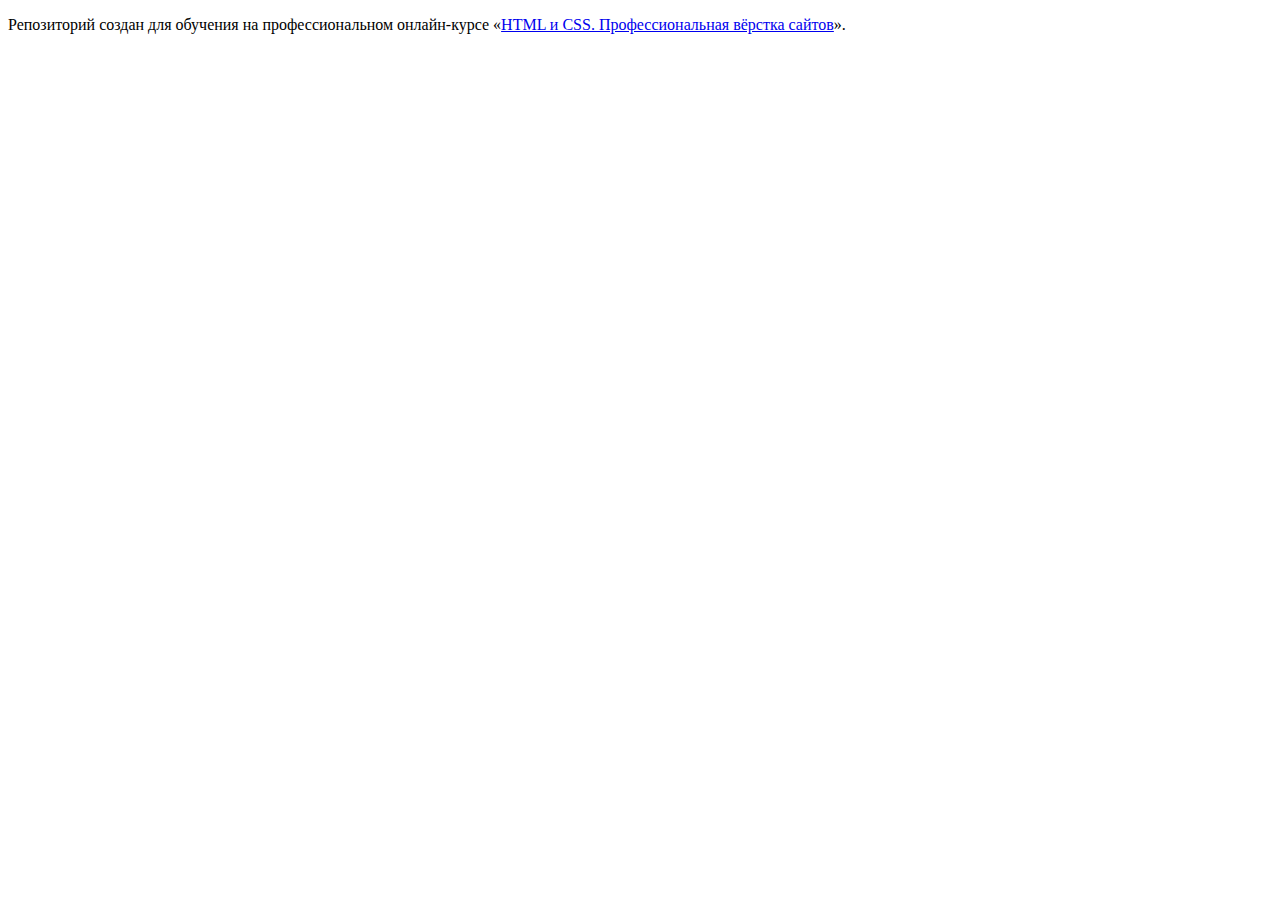
<file: index.html>
<!DOCTYPE html>
<html lang="ru">
  <head>
    <meta charset="utf-8">
    <title>HTML Academy: Седона</title>
  </head>
  <body>

    <p>Репозиторий создан для обучения на профессиональном онлайн‑курсе «<a href="https://htmlacademy.ru/intensive/htmlcss">HTML и CSS. Профессиональная вёрстка сайтов</a>».</p>

  </body>
</html>
</file>
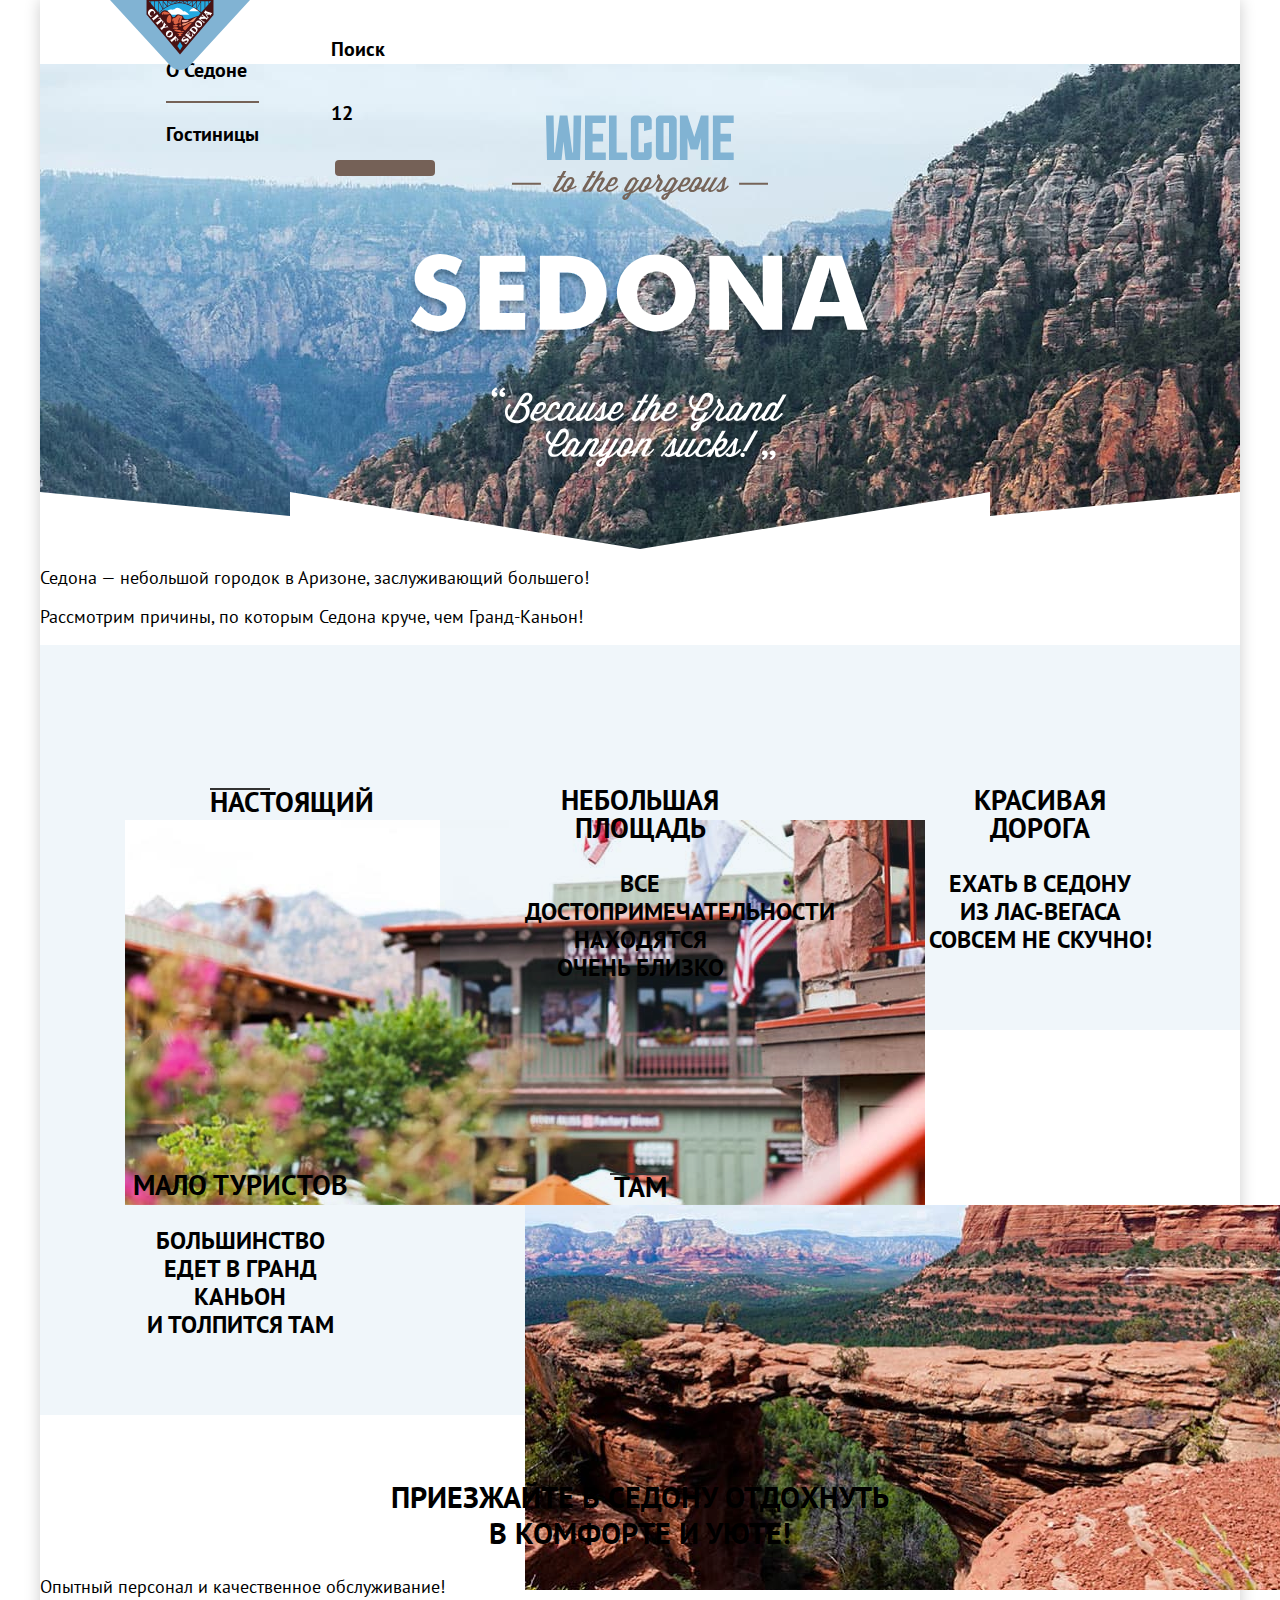
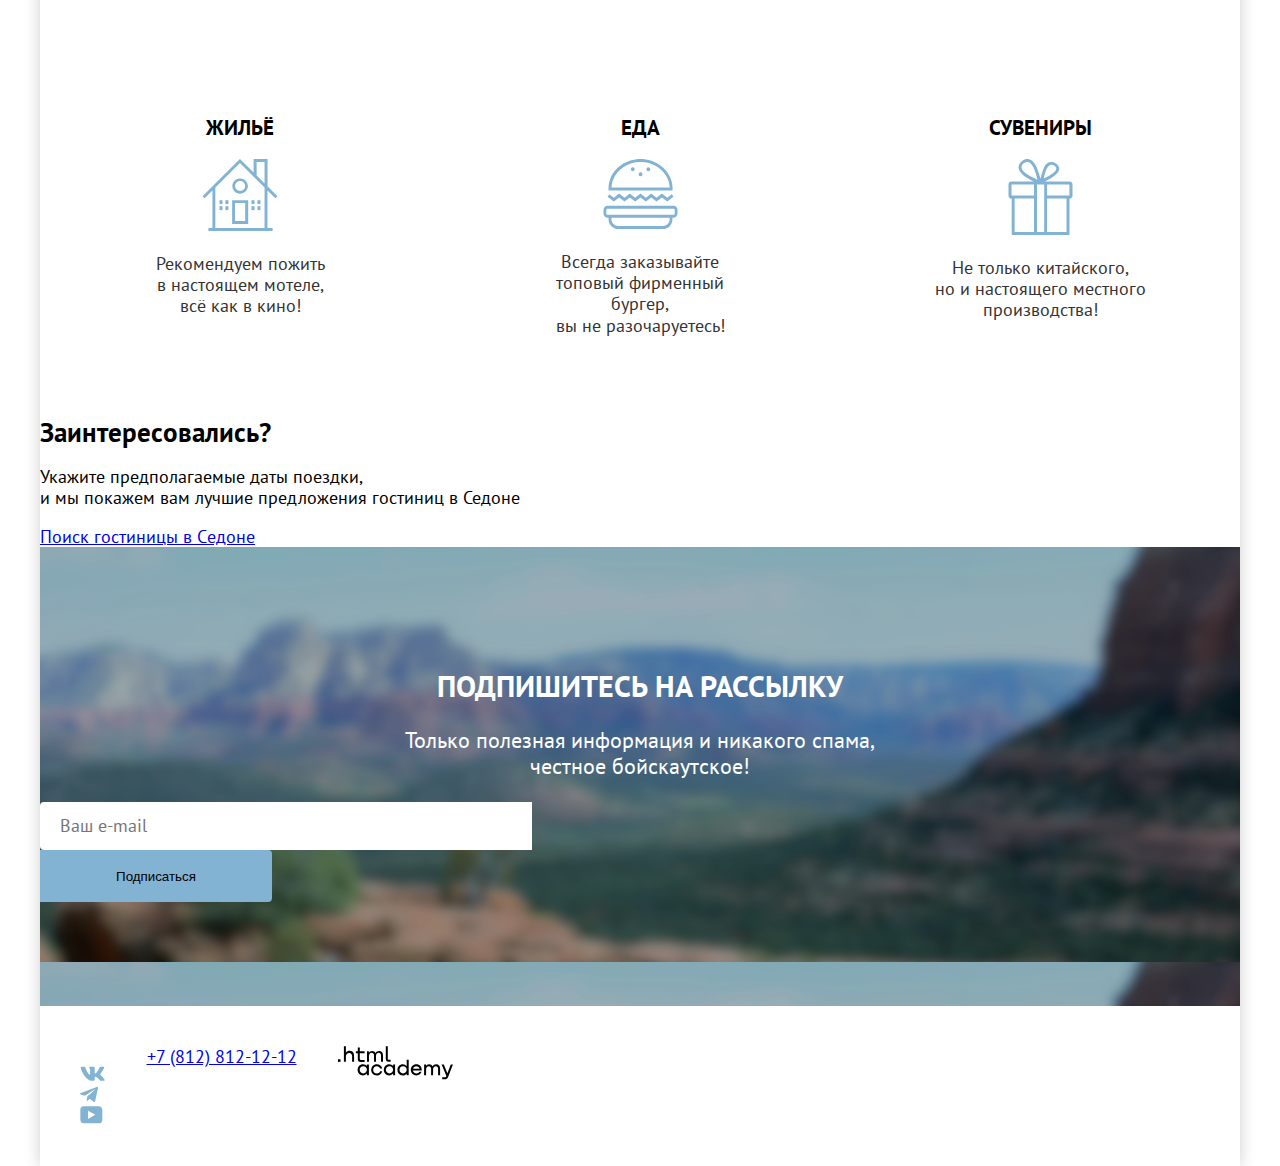
<file: about.html>
<!DOCTYPE html>
<html lang="ru">

  <head>
    <meta charset="utf-8">
    <meta name="viewport" content="width=device-width, initial-scale=1.0">
    <title>Седона | Информация</title>
    <meta name="description" content="Добро пожаловать в Седону">
    <link rel="stylesheet" href="styles/styles.css">
    <link rel="icon" href="images/favicon.svg" type="image/svg+xml">
  </head>

  <body>

    <div class="page-wrapper">

      <!--HEADER-->
      <header class="header">
        <span class="header-logo">
          <img src="images/logo.svg" width="140" height="70" alt="Логотип города Седона">
        </span>
        <nav class="header-navigation">
          <ul class="navigation-list">
            <li class="navigation-item">
              <a class="navigation-link-current" href="index.html">Главная</a>
            </li>
            <li class="navigation-item">
              <a class="navigation-link" aria-current="page">О Седоне</a>
            </li>
            <li class="navigation-item">
              <a class="navigation-link" href="catalog.html">Гостиницы</a>
            </li>
          </ul>

          <!--RIGHT NAVIGATION-->
          <ul class="navigation-list-right">
            <li class="navigation-item">
              <a class="navigation-link" href="#" title="Поиск">
                <span class="navigation-search">Поиск</span>
              </a>
            </li>
            <li class="navigation-item">
              <a class="navigation-link" href="#" title="Избранное">
                <span class="visually-hidden">Добавлено в избранное</span>
                <span class="navigation-active-favorite">12</span>
              </a>
            </li>
            <li class="navigation-item">
              <a class="header-button" href="#" title="Хочу сюда!">
                <span class="visually-hidden">Хочу сюда!</span>
              </a>
            </li>
          </ul>
        </nav>
      </header>

      <!--MAIN-->
      <main class="main">

        <!--HERO-->
        <section class="hero section">
          <h1 class="visually-hidden">Официальный сайт города Седона</h1>
          <img class="hero-image" src="images/hero-image.svg" width="458" height="352"
            alt="Банер с надписью «Добро пожаловать в великолепную Седону, потому что здесь круче чем в Гранд-Каньоне!» ">
        </section>

        <!--ADVANTAGES-->
        <section class="advantages section">
          <h2 class="visually-hidden">О городе Седона</h2>
          <p class="title-h2">Седона — небольшой городок в Аризоне, заслуживающий большего!</p>
          <p class="advantages-description">Рассмотрим причины, по которым Седона круче, чем Гранд-Каньон!
          </p>
          <ul class="advantages-list">
            <li class="advantages-item">
              <div class="advantages-item-wrapper">
                <h3 class="title-h3">Настоящий городок</h3>
                <p class="item-description">Седона — не аттракцион для туристов, там течёт своя жизнь</p>
              </div>
              <img class="advantages-image" src="images/nat-city.jpg" width="800" height="385"
                alt="Живописные фасады зданий центра города Седоны с цветущими цветами на переднем плане, зданием с вывеской «OPEN RANGE GRILL AND TAVERN» и величественными горами на заднем плане."
                loading="lazy" decoding="async">
            </li>
            <li class="advantages-item">
              <h3 class="title-h3">Небольшая площадь</h3>
              <p class="item-description">Все достопримечательности находятся очень близко</p>
            </li>
            <li class="advantages-item">
              <h3 class="title-h3">Красивая дорога</h3>
              <p class="item-description">Ехать в Седону из Лас-Вегаса совсем не скучно!</p>
            </li>
            <li class="advantages-item item">
              <h3 class="title-h3">Мало туристов</h3>
              <p class="item-description">Большинство едет в Гранд Каньон и толпится там</p>
            </li>
            <li class="advantages-item item">
              <div class="advantages-item-wrapper">
                <h3 class="title-h3">Там есть мост дьявола</h3>
                <p class="item-description">Да, по нему можно пройти! Если вы осмелитесь, разумеется</p>
              </div>
              <img class="advantages-image" src="images/bridge.jpg" width="800" height="385"
                alt="Соединение двух скал, созданное природой под названием Мост Дьявола" loading="lazy"
                decoding="async">
            </li>
          </ul>
        </section>

        <section class="info">
          <h2 class="info-slogan">Приезжайте в Седону отдохнуть<br> в комфорте и уюте!</h2>
          <p class="info-slogan-small">Опытный персонал и качественное обслуживание!</p>
          <ul class="info-list">
            <li class="info-item-bg-grey">
              <h3 class="info-title">Жильё</h3>
              <img src="images/home.svg" alt="Жильё">
              <p class="info-description">Рекомендуем пожить<br> в настоящем мотеле,<br>
                всё как в кино!</p>
            </li>
            <li class="info-item-bg-lightgray">
              <h3 class="info-title">Еда</h3>
              <img src="images/food.svg" alt="Еда">
              <p class="info-description">Всегда заказывайте<br>
                топовый фирменный бургер,<br> вы не разочаруетесь!</p>
            </li>
            <li class="info-item-bg-gray">
              <h3 class="info-title">Сувениры</h3>
              <img src="images/gift.svg" alt="Сувениры">
              <p class="info-description">Не только китайского,<br>
                но и настоящего местного<br> производства!</p>
            </li>
          </ul>
        </section>

        <section class="search">
          <h2 class="search-title">Заинтересовались?</h2>
          <p class="search-description">Укажите предполагаемые даты поездки,<br>и мы покажем вам лучшие предложения
            гостиниц в Седоне
          </p>
          <a class="button button-search" href="#">Поиск гостиницы в Cедоне</a>
        </section>

        <section class="subscription">
          <h2 class="subscription-title">Подпишитесь на рассылку</h2>
          <p class="subscription-description">Только полезная информация и никакого спама,<br>честное бойскаутское!</p>
          <form class="subscription-form" action="https://echo.htmlacademy.ru/" method="post">
            <label class="visually-hidden" for="user-email">Введите email</label>
            <input type="email" id="user-email" name="user-email" placeholder="Ваш e-mail" required>
            <button class="button-subscription" type="submit">Подписаться</button>
          </form>
        </section>
      </main>

      <footer class="page-footer">
        <ul class="footer-social-list">
          <li class="footer-social-item">
            <a href="https://vk.com/htmlacademy" class="footer-social-link">
              <img src="images/logo-vk.svg" alt="Ссылка на страницу ВКонтакте">
            </a>
          </li>
          <li class="footer-social-item">
            <a href="https://t.me/htmlacademy" class="footer-social-link">
              <img src="images/logo-tg.svg" alt="Ссылка на Телеграм-канал">
            </a>
          </li>
          <li class="footer-social-item">
            <a href="https://www.youtube.com/user/htmlacademyru" class="footer-social-link">
              <img src="images/logo-youtube.svg" alt="Ссылка на канал в Ютубе">
            </a>
          </li>
        </ul>
        <a class="footer-phone" href="tel:+78128121212">+7 (812) 812-12-12</a>
        <a class="footer-copyright" href="https://htmlacademy.ru/">
          <img class="htmlacademy-logo" src="images/logo-htmla.svg" alt="Логотип html academy">
        </a>
      </footer>
    </div>
  </body>

</html>
</file>
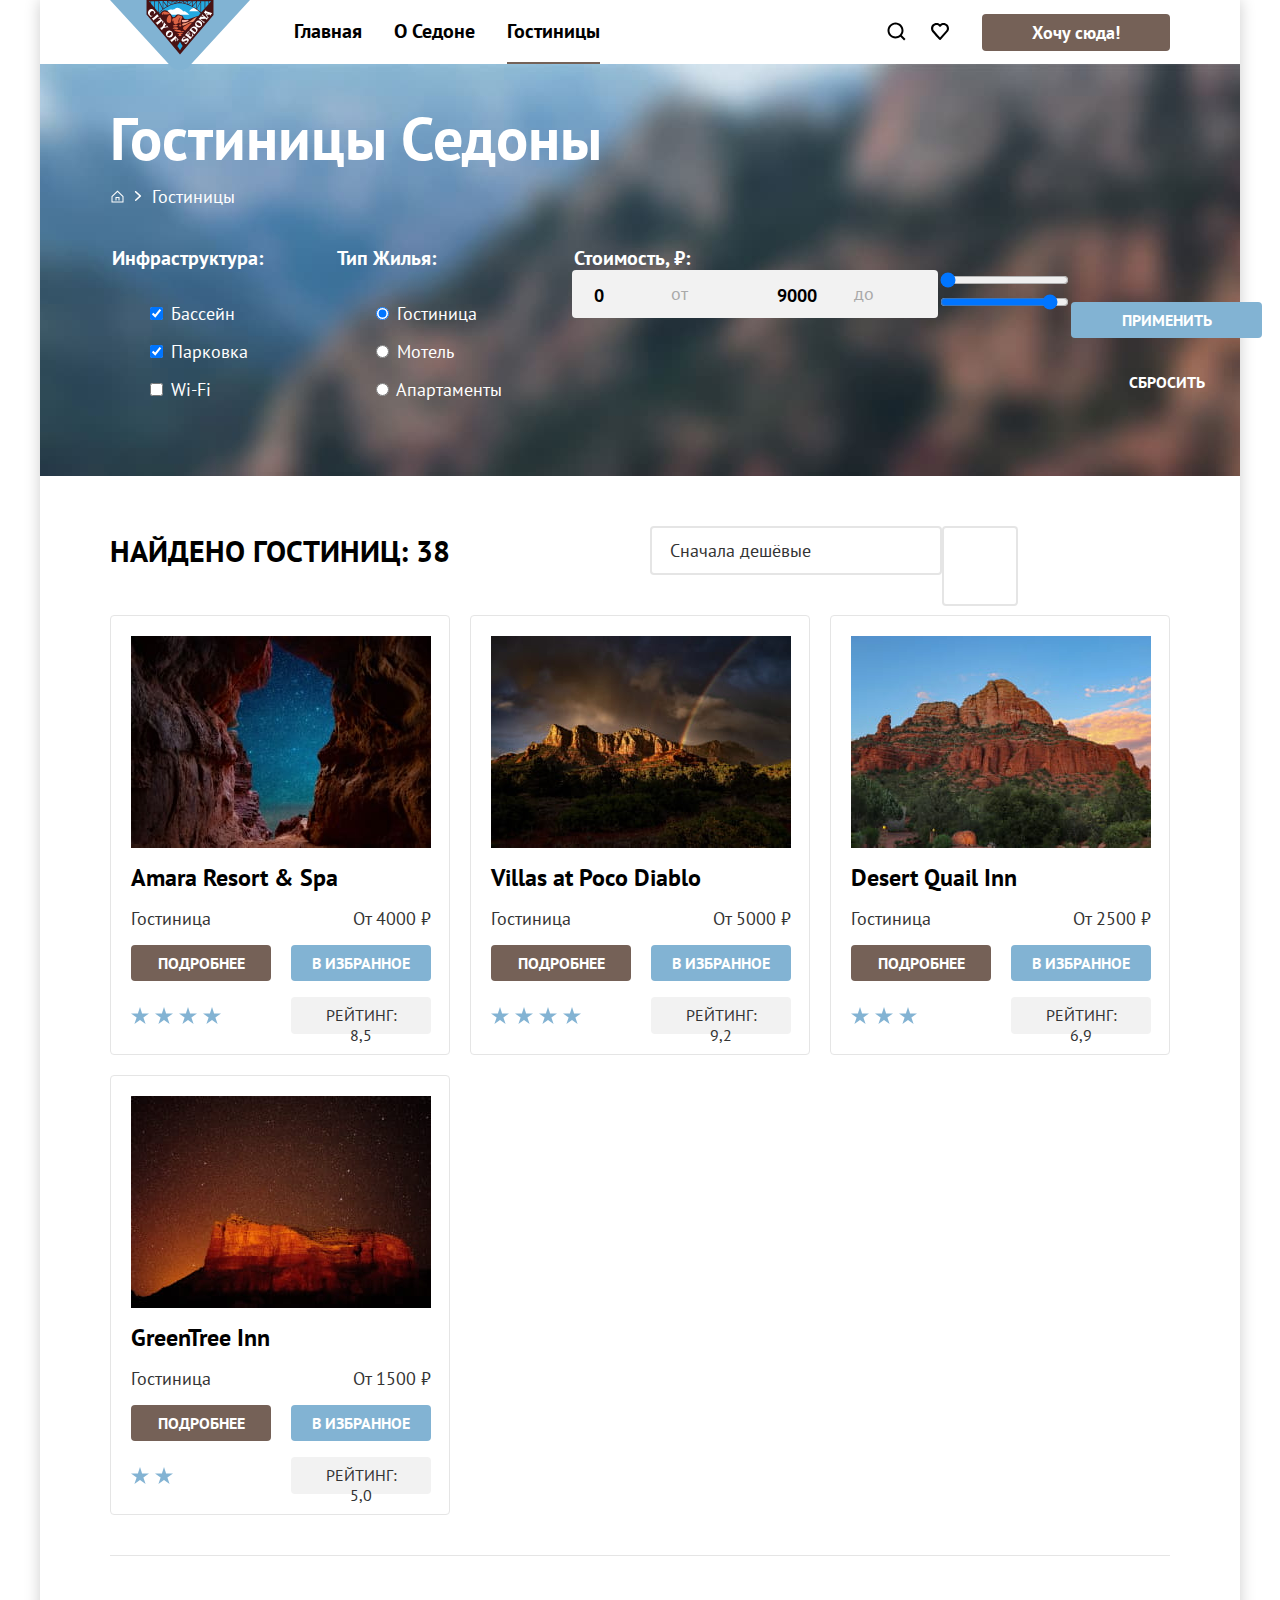
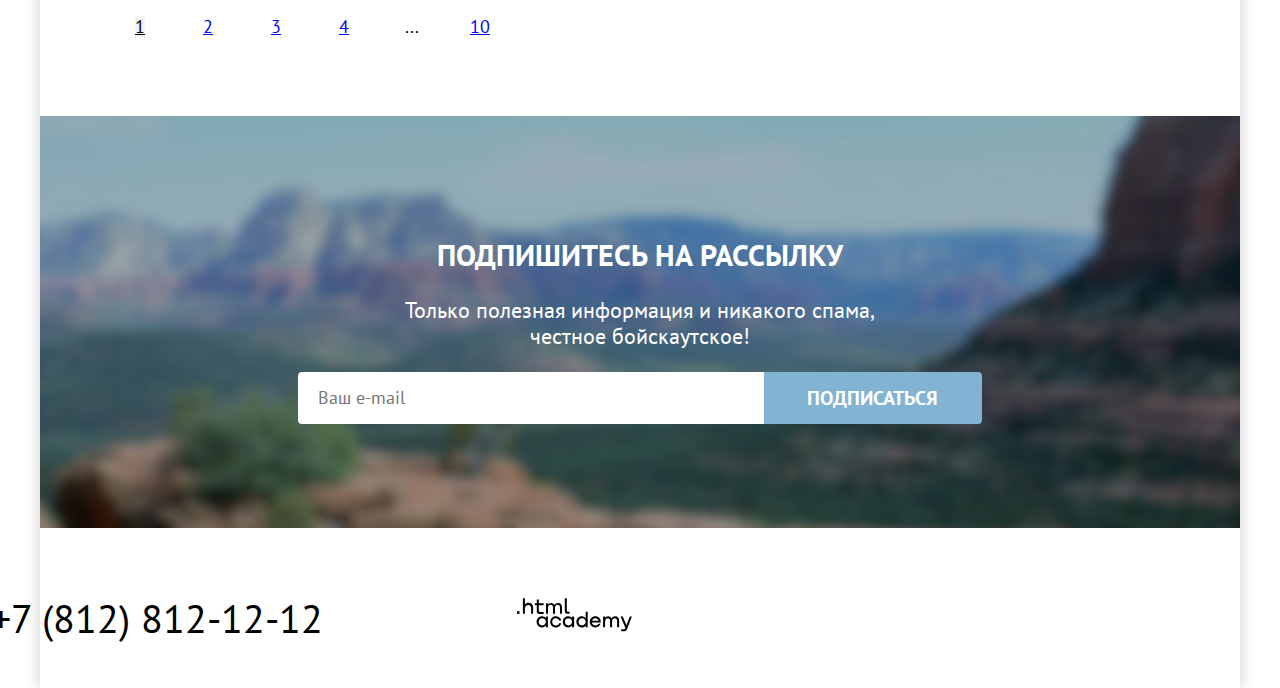
<file: catalog.html>
<!DOCTYPE html>
<html lang="ru">

  <head>
    <meta charset="UTF-8">
    <meta name="viewport" content="width=device-width, initial-scale=1.0">
    <title>Седона | Гостиницы</title>
    <meta name="description" content="Выбрать гостиницу в седоне">
    <link rel="stylesheet" href="styles/styles.css">
    <link rel="icon" href="images/favicon.svg" type="image/svg+xml">
  </head>

  <body>

    <div class="page-wrapper">

      <!--HEADER-->
      <header class="header">
        <a class="header-logo" href="index.html">
          <img src="images/logo.svg" alt="Логотип города Седона">
        </a>
        <nav class="header-navigation">
          <ul class="menu">
            <li class="navigation-item">
              <a class="navigation-link" href="index.html">Главная</a>
            </li>
            <li class="navigation-item">
              <a class="navigation-link" href="about.html">О Седоне</a>
            </li>
            <li class="navigation-item">
              <a class="navigation-link" aria-current="page">Гостиницы</a>
            </li>
          </ul>

          <!--RIGHT NAVIGATION-->
          <ul class="menu-right">
            <li class="navigation-right">
              <a class="navigation-right-link" href="#">
                <img src="images/search.svg" alt="Поиск">
              </a>
            </li>
            <li class="navigation-right">
              <a class="navigation-right-link" href="#">
                <img src="images/favorites.svg" alt="Избранное">
              </a>
            </li>
            <li class="navigation-button">
              <a class="header-button" href="#">Хочу сюда! </a>
            </li>
          </ul>
        </nav>
      </header>

      <!--MAIN-->
      <main class="main-catalog">

        <!--HERO-->
        <div class="inner-hero">
          <header class="inner-header">
            <h1 class="inner-title">Гостиницы Седоны</h1>
            <nav class="breadcrumbs" aria-label="Навигация">
              <ul class="breadcrumbs-list">
                <li class="breadcrumbs-item">
                  <a class="breadcrumbs-link home" href="index.html">
                    <span class="visually-hidden">Главная</span>
                    <img src="images/mini-home.svg" alt="Вернуться на главную">
                  </a>
                <li class="breadcrumbs-item decoration">
                  <img src="images/arrow-vector.svg">
                </li>
                </li>
                <li class="breadcrumbs-item catalog">Гостиницы
                </li>
              </ul>
            </nav>
          </header>

          <!--FILTER-->
          <section class="filter">
            <h2 class="visually-hidden">Фильтры для поиска жилья в Седоне</h2>
            <form class="filter-form" action="https://echo.htmlacademy.ru/" method="get">

              <fieldset class="filter-fieldset comfort">
                <legend class="filter-legend">Инфраструктура:</legend>
                 <ul class="filter-list">
                  <li class="filter-item">
                    <label class="control">
                      <input class="control-input" type="checkbox" name="pool" checked>
                      <span class="control-label">Бассейн</span>
                    </label>
                  </li>
                  <li class="filter-item">
                    <label class="control">
                      <input class="control-input" type="checkbox" name="parking" checked>
                      <span class="control-label">Парковка</span>
                    </label>
                  </li>
                  <li class="filter-item">
                    <label class="control">
                      <input class="control-input" type="checkbox" name="wifi">
                      <span class="control-label">Wi-Fi</span>
                    </label>
                  </li>
                </ul>
              </fieldset>

              <fieldset class="filter-fieldset home">
                <legend class="filter-legend">Тип жилья:</legend>
                <ul class="filter-list">
                  <li class="filter-item">
                    <label class="control">
                      <input class="control-input" type="radio" name="type-of-placement" value="hotel" checked>
                      <span class="control-label">Гостиница</span>
                    </label>
                  </li>
                  <li class="filter-item">
                    <label class="control">
                      <input class="control-input" type="radio" name="type-of-placement" value="motel">
                      <span class="control-label">Мотель</span>
                    </label>
                  </li>
                  <li class="filter-item">
                    <label class="control">
                      <input class="control-input" type="radio" name="type-of-placement" value="apartments">
                      <span class="control-label">Апартаменты</span>
                    </label>
                  </li>
                </ul>
              </fieldset>

              <fieldset class="filter-fieldset price">
                <legend class="filter-legend">Стоимость, ₽:</legend>
                <ul class="filter-list-price">
                  <li class="filter-item-price">
                    <label class="filter-price min">
                      <input class="min-price" type="number" value="0" name="min-price" placeholder="от">
                      <span class="from">от</span>
                    </label>
                  </li>
                  <li class="filter-item-price">
                    <label class="filter-price max">
                      <input class="max-price" type="number" value="9000" name="max-price" placeholder="до">
                      <span class="before">до</span>
                    </label>
                  </li>
                </ul>
                <div class="slider">
                  <div class="progress"></div>
                </div>
                <div class="range-input">
                  <input type="range" class="range-min" min="0" max="10000" value="0" step="100">
                  <input type="range" class="range-max" min="0" max="10000" value="9000" step="100">
                </div>
                <div class="filter-buttons">
                  <button class="filter-button" type="submit">Применить</button>
                  <button class="filter-button" type="reset">Сбросить</button>
                </div>
              </fieldset>
            </form>
          </section>
        </div>

        <!--CATALOG-->
        <section class="catalog">
          <div class="sorting">
          <h2 class="catalog-title">Найдено гостиниц: <span>38</span></h2>
          <select class="select-control" aria-label="Тип сортировки">
            <option value="popular">Сначала популярные</option>
            <option value="cheap" selected>Сначала дешёвые</option>
            <option value="expensive">Сначала дорогие</option>
          </select>
          <ul class="view-button">
            <li class="view-button-item">
              <a class="view-button-tile" href="#">
                <span class="visually-hidden">Показывать плиткой</span>
              </a>
            </li>
            <li class="view-button-item">
              <a class="view-button-card" href="#">
                <span class="visually-hidden">Показывать карточками</span>
              </a>
            </li>
            <li class="view-button-item">
              <a class="view-button-list" href="#">
                <span class="visually-hidden">Показывать списком</span>
              </a>
            </li>
          </ul>
         </div>
          <ul class="catalog-list">
            <li class="catalog-item">
              <img class="catalog-pic" src="images/hotel-1.jpg"
                alt="Гостиница Amara Resort & Spa Ночное звездное небо, вид из пещеры.">
              <h3 class="catalog-title-small">Amara Resort & Spa</h3>
              <p class="catalog-type">Гостиница</p>
              <p class="catalog-price">От <span>4000</span> ₽</p>
              <a class="catalog-button left" href="#">Подробнее</a>
              <button class="catalog-button right" type="button">В избранное</button>
              <div class="catalog-stars four">
                <span class="visually-hidden">4 звезды</span>
              </div>
              <p class="catalog-rating">Рейтинг: <span>8,5</span></p>
            </li>
            <li class="catalog-item">
                <img class="catalog-pic" src="images/hotel-2.jpg"
                  alt="Гостиница Villas at Poco Diablo Горный пейзаж с радугой на фоне облачного неба.">
                <h3 class="catalog-title-small">Villas at Poco Diablo</h3>
                <p class="catalog-type">Гостиница</p>
                <p class="catalog-price">От <span>5000</span> ₽</p>
                <a class="catalog-button left" href="#">Подробнее</a>
                <button class="catalog-button right" type="button">В избранное</button>
                <div class="catalog-stars four">
                  <span class="visually-hidden">4 звезды</span>
                </div>
                <p class="catalog-rating">Рейтинг: <span>9,2</span></p>
            </li>
            <li class="catalog-item">
              <img class="catalog-pic" src="images/hotel-3.jpg"
                alt="Гостиница Desert Quail Inn Красная скала на фоне ясного неба с облаками на закате.">
              <h3 class="catalog-title-small">Desert Quail Inn</h3>
              <p class="catalog-type">Гостиница</p>
              <p class="catalog-price">От <span>2500</span> ₽</p>
              <a class="catalog-button left" href="#">Подробнее</a>
              <button class="catalog-button right" type="button">В избранное</button>
              <div class="catalog-stars three">
                <span class="visually-hidden">3 звезды</span>
              </div>
              <p class="catalog-rating">Рейтинг: <span>6,9</span></p>
            </li>
            <li class="catalog-item">
              <img class="catalog-pic" src="images/hotel-4.jpg"
                alt="Гостиница GreenTree Inn Красная скала на рассвете на фоне звездного неба.">
              <h3 class="catalog-title-small">GreenTree Inn</h3>
              <p class="catalog-type">Гостиница</p>
              <p class="catalog-price">От <span>1500</span> ₽</p>
              <a class="catalog-button left" href="#">Подробнее</a>
              <button class="catalog-button right" type="button">В избранное</button>
              <div class="catalog-stars two">
                <span class="visually-hidden">2 звезды</span>
              </div>
              <p class="catalog-rating">Рейтинг: <span>5,0</span></p>
            </li>
          </ul>

          <nav class="pagination-nav" aria-label="Навигация по страницам">
            <ul class="pagination-list">
              <li class="pagination-item">
                <a class="pagination-button" href="#" aria-current="true">1</a>
              </li>
              <li class="pagination-item">
                <a class="pagination-button" href="#">2</a>
              </li>
              <li class="pagination-item">
                <a class="pagination-button" href="#">3</a>
              </li>
              <li class="pagination-item">
                <a class="pagination-button" href="#">4</a>
              </li>
              <li class="pagination-item">
                <span class="pagination-button" aria-hidden="true">...</span>
              </li>
              <li class="pagination-item">
                <a class="pagination-button" href="#">10</a>
              </li>
            </ul>
          </nav>
        </section>

        <!--SUBSCRIPTION-->
        <section class="subscription">
            <h2 class="subscription-title">Подпишитесь на рассылку</h2>
            <p class="subscription-description">
              Только полезная информация и никакого спама,<br/>честное
              бойскаутское!
            </p>
            <div
              class="subscription-form"
              action="https://echo.htmlacademy.ru/"
              method="post"
            >
              <label class="visually-hidden" for="user-email"
                >Введите email</label
              >
              <input
                type="email"
                id="user-id"
                name="user-name"
                placeholder="Ваш e-mail"
                required
              />
              <button>
                <a href="#" class="button-subscription">Подписаться</a>
              </button>
            </div>
        </section>
      </main>

      <!--FOOTER-->
      <footer class="page-footer">
        <ul class="social-list">
          <li class="social-item vk">
            <a href="https://vk.com/htmlacademy" class="social-link">
              <img src="images/logo-vk.svg" alt="Ссылка на ВКонтакте">
            </a>
          </li>
          <li class="social-item tg">
            <a href="https://t.me/htmlacademy" class="social-link">
              <img src="images/logo-tg.svg" alt="Ссылка на Telegram">
            </a>
          </li>
          <li class="social-item youtube">
            <a
              href="https://www.youtube.com/user/htmlacademyru"
              class="social-link"
            >
              <img src="images/logo-youtube.svg" alt="Ссылка на YouTube">
            </a>
          </li>
          <li>
        <a class="phone" href="tel:+78128121212">+7 (812) 812-12-12</a>
          </li>
          <li>
        <a class="copyright" href="https://htmlacademy.ru/">
          <img src="images/logo-htmla.svg" alt="Ссылка на сайт html academy">
        </a>
          </li>
        </ul>
      </footer>
    </div>
  </body>
</html>
</file>
<file: styles/styles.css>
@font-face {
  font-family: "PT Sans";
  font-style: normal;
  font-weight: 400;
  src: url("../fonts/ptsans-400.woff2") format("woff2");
  font-display: swap;
}

@font-face {
  font-family: "PT Sans";
  font-style: normal;
  font-weight: 700;
  src: url("../fonts/ptsans-700.woff2") format("woff2");
  font-display: swap;
}

html {
  height: 100%;
}

body {
  font-family: "PT Sans", sans-serif;
  font-size: 18px;
  line-height: 21px;
  color: black;
  background-color: white;
  margin: 0 auto;
  width: 1200px;
  display: flex;
  min-height: 100%;
  flex-direction: column;
}

button,
a {
  transition: ease-in-out 300ms;
}

.main-container {
  flex-grow: 1;
}

li {
  list-style-type: none;
}

.page-wrapper {
  margin: 0 auto;
  width: 1200px;
  box-shadow: 0 0 15px 0 rgba(0, 0, 0, 0.20);
}

/* Index */

/*HEADER*/
.header {
  background: white;
  color: black;
  display: flex;
  padding: 0 70px;
  column-gap: 30px;
}

.header-navigation {
  display: flex;
  width: 1200px;
  height: 64px;
  flex-wrap: wrap;
}

.header-logo {
  position: absolute;
  width: 140px;
  height: 70px;
}

.menu {
  display: flex;
  list-style: none;
  padding: 0;
  margin-left: 168px;
  margin-top: 0;
}

.navigation-link {
  display: flex;
  flex-direction: column;
  color: black;
  text-decoration: none;
  font-weight: 700;
  padding: 20px 0;
  margin: 0 16px;
  justify-content: center;
  width: auto;
  height: 64px;
  line-height: 24px;
  font-size: 20px;
  box-sizing: border-box;
  white-space: nowrap;
  border-bottom: 2px solid transparent;
}

.navigation-link[aria-current="page"] {
  cursor: default;
  border-bottom: 2px solid #756257;
}

.navigation-link[aria-current="page"]:hover {
  border-bottom: 2px solid #756257;
  color:#000000;
}

.navigation-link:hover {
  border-bottom: 2px solid #756257;
  color: #756157;
}

.navigation-link:focus {
  border-bottom: 2px solid #756257;
  color: #756157;
}

.navigation-link:active {
  color: rgba(117, 97, 87, 0.3);
  border-bottom: 2px solid #756257;
}

/*RIGHT-NAVIGATION*/
.menu-right {
  display: flex;
  list-style: none;
  margin-left: auto;
  white-space: nowrap;
  margin-top: 0;
}

.navigation-right-link {
  display: flex;
  position: relative;
  width: 20px;
  height: 20px;
  flex-direction: column;
  justify-content: center;
  align-items: center;
  padding: 21px 0;
  margin: 0 12px;
  color:#000000;
  transition: ease-in-out 300ms;
  border-bottom: 2px solid transparent;
}

.favorite-child {
  position: absolute;
  display: flex;
  border-radius: 10px;
  width: 20px;
  height: 20px;
  background-color:  #7db54f;
  color: white;
  top: 11px;
  right: -10px;
  font-family: "PT Sans", sans-serif;
  font-weight: 400;
  font-size: 10px;
  line-height: 100%;
  justify-content: center;
  align-items: center;
}

.navigation-right-link:hover {
  border-bottom: 2px solid #756257 ;
  color: #756157;
}

.navigation-right-link:focus {
  color: #756157;
}

.navigation-right-link:active {
  color:  rgba(117, 97, 87, 0.3);
}

.header-button {
  display: flex;
  color: white;
  text-decoration: none;
  font-family: "PT Sans", sans-serif;
  font-weight: 700;
  background: rgb(117, 97, 87);
  padding: 8px 50px;
  border-radius: 4px;
  align-items: center;
  margin-right: 0;
  margin-left: 20px;
  margin-top: 14px;
}

.header-button:hover {
  background-color:  #615048;
}

.header-button:focus {
  background-color:  #615048;
}

.header-button:active {
  background-color:   #756157;
  opacity: 0.3;
}

/*HERO*/
.hero {
  min-height: 300px;
  padding-block: 51px 82px;
  background-image: url("../images/mask.svg"),
    url("../images/index-background.jpg");
  background-size: 100% auto, cover;
  background-position: bottom, center;
  background-repeat: no-repeat;
  background-color: #82b3d3;
}

.hero-image {
  display: block;
  margin-left: auto;
  margin-right: auto;
}

/* MAIN */



/*ADVANTAGES*/
.visually-hidden {
  position: absolute;
  transform: scale(0);
}

.advantages-title {
  display: flex;
  flex-direction: column;
  justify-content: center;
  align-items: center;
  padding: 69px 0;
}

.info-sedona {
  color: rgb(0, 0, 0);
  font-family: "PT Sans", sans-serif;
  font-size: 30px;
  font-weight: 700;
  line-height: 36px;
  letter-spacing: 0%;
  text-align: center;
  text-transform: uppercase;
  width: 820px;
  height: 72px;
  margin-bottom: 20px;
}

.advantages-list {
  display: grid;
  grid-template-columns: 400px 400px 400px;
  padding: 0;
  margin: 0;
  max-width: 1200px;
}

.advantages-list li {
  box-sizing: border-box;
  padding: 112.5px 85px;
  width: 400px;
  height: 385px;
  margin: 0;
  text-transform: uppercase;
  text-align: center;
  font-family: "PT Sans",sans-serif;
}

.figure-advantages-image {
  width: 800px;
  margin: 0;
}

.advantages-item.image {
  grid-column: 2/-1;
  padding: 0;
}

.advantages-item:nth-child(6) {
  grid-column: 1/3;
}

.advantages-list li.advantages-item.blue {
  background: #82b3d3;
  color: white;
}

.advantages-list li.advantages-item.gray {
  background: rgba(131, 179, 211, 0.2);
  color:black;
}

.advantages-list li.advantages-item {
  background: rgba(131, 179, 211, 0.12);
  color: black;
  font-weight: bold;
  font-size: 24px;
  line-height: 117%;
  text-transform: uppercase;
  text-align: center;
}

.advantages-list li.advantages-item div {
  width: 60px;
  height: 2px;
  background: #333333;
  margin: 30px 85px;
}

.advantages-list li.advantages-item.blue div {
  width: 60px;
  height: 2px;
  background: white;
  margin: 30px 85px;
}

.advantages-list li.advantages-item span {
  display: block;
  font-weight: 400;
  font-size: 18px;
  line-height: 117%;
  text-align: center;
  word-break: keep-all;
  text-transform: none;
  color: #333333;
}

.advantages-list li.advantages-item.blue span {
  display: block;
  font-weight: 400;
  font-size: 18px;
  line-height: 117%;
  text-align: center;
  text-transform: none;
  color: white;
}

.advantages-list li.image{
  display: block;
  width: 800px;
  height: 385px;
  margin: 0;
  padding: 0;
}

/* INFO */
.info-slogan {
  display: flex;
  text-transform: uppercase;
  font-weight: 700;
  line-height: 120%;
  font-size: 30px;
  align-items: center;
  justify-content: center;
  text-align: center;
  margin-top: 64px;
}

.info-slogan.small {
  margin-top: 20px;
  margin-bottom: 64px;
  text-transform: none;
  font-weight: 400;
  font-size: 22px;
  line-height: 118%;
  color: #333333;
}

.info-list {
  display: flex;
  flex-wrap: wrap;
  padding: 0;
  margin: 0;
  max-width: 1200px;
}

.info-list li {
  flex: 0 0 33,3333%;
  box-sizing: border-box;
  padding: 81px 85px;
  width: 400px;
  height: 385px;
  margin: 0;
  text-transform: uppercase;
  text-align: center;
  font-family: "PT Sans",sans-serif;
}

.products.blue {
  background:  rgba(131, 179, 211, 0.12);
}

.info-description {
  text-transform: none;
  font-weight: 400;
  font-size: 18px;
  line-height: 118%;
  color: #333333;
}

/* SEARCH */
.search-section {
  display: block;
  max-width: 1200px;
  height: auto;
  padding: 96px 304px;
}

.search-section h2 {
  text-transform: uppercase;
  font-weight: 700;
  text-align: center;
  font-size: 30px;
  line-height: 120%;
}

.search-section p {
  font-size: 22px;
  font-weight: 400;
  line-height: 118%;
  text-align: center;
  color: #333333;
}

.search-section button {
  display: flex;
  margin-top: 54px;
  margin-left: auto;
  margin-right: auto;
  background-color: rgb(117, 97, 87);
  border-radius: 4px;
  border: 0;
}

.search-section button:hover {
  background-color:  #615048;
}

.search-section button:focus {
  background-color:  #615048;
}

.search-section button:active {
  background-color:   #756157;
  opacity: 0.3;
}

.search-section a {
  padding: 8px 50px;
  font-weight: 700;
  font-size: 20px;
  line-height: 180%;
  text-transform: uppercase;
  text-align: center;
  text-decoration: none;
  color: white;
}

/*SUBSCRIPTION*/
.subscription {
  display: block;
  width: 1200px;
  height: auto;
  padding-top: 96px;
  padding-bottom: 104px;
  background-image: url("../images/Subscribe.png");
}

.subscription h2 {
  color: white;
  text-transform: uppercase;
  font-weight: 700;
  text-align: center;
  font-size: 30px;
  line-height: 120%;
}

.subscription p {
  font-size: 22px;
  line-height: 118%;
  text-align: center;
  font-weight: 400;
  color: white;
}

.subscription input {
  border-radius: 4px 0 0 4px;
  padding: 12px 20px;
  width: 452px;
  border: 0;
  margin-right: 0;
}

.subscription div {
  display: flex;
  width: 684px;
  height: 52px;
  margin-left: auto;
  margin-right: auto;
}

.field {
  margin: 0;
  padding: 14px 20px;
  font: inherit;
  font-weight: 700;
  background-color: #ffffff;
}

.field:hover,
.field:focus {
  border-color: #82b3d3;
}

.field:focus {
  outline: 2px solid #82b3d3;
}

.subscription button {
  display: block;
  border-radius: 0 4px 4px 0;
  padding: 0;
  width: 232px;
  height: 52px;
  border: 0;
  background: #82b3d3;
}

.subscription button:hover {
   background-color: #68a2ca;
}

.subscription button:focus {
   background-color: #68a2ca;
}

.subscription button:active {
   background-color:  #68a2ca;
   opacity: 0.3;
}

.subscription a {
  font-family: "PT Sans", sans-serif;
  padding: 8px 38px;
  font-weight: 700;
  font-size: 20px;
  line-height: 180%;
  text-transform: uppercase;
  text-align: center;
  text-decoration: none;
  color: white;
}

.subscription input {
  font-family: "PT Sans", sans-serif;
  font-weight: 400;
  font-size: 18px;
  line-height: 133%;
  color: #333333;
}

/* FOOTER */
.page-footer {
  display: flex;
  gap: 41.5px;
  width: auto;
  height: 90px;
  white-space: nowrap;
  padding-top: 40px;
  padding-bottom: 30px;
}

.social-list {
  display: flex;
  margin: 0;
  justify-content: center;
  padding-top: 30px;
  width: 142px;
  height: 40px;
  white-space: nowrap;
}

.social-item {
  display: flex;
  padding: 0 10px;
  width: 47px;
  height: 40px;
  flex-direction: column;
  justify-content: center;
  align-items: center;
}

.social-link {
  color:  #83b3d3;
}

.social-link:hover {
  color:  #68a2ca;;
}

.social-link:focus {
  color:  #68a2ca;;
}

.social-link:active {
  color:  rgba(104, 162, 202, 0.3);
}

.phone {
  text-decoration: none;
  font-family: "PT Sans", sans-serif;
  padding: 0;
  width: 331px;
  height: 40px;
  margin: 30px 194px 5px;
  font-weight: 400;
  font-size: 40px;
  line-height: 100%;
  text-transform: uppercase;
  text-align: center;
  color: black;
}

.phone:hover {
  color: #756157;
}

.phone:focus {
  color: #756157;
}

.phone:active {
  color: rgba(117, 97, 87, 0.3);
}

.copyright {
  position: relative;
  padding-top: 30px;
  color: black;
}

.copyright:hover {
  color:  #756157;
}

.copyright:focus {
  color:  #756157;
}

.copyright:active {
   color: rgba(117, 97, 87, 0.3);
}

/* Catalog */
.inner-hero {
  display: block;
  background-image: url("../images/filter.jpg");
  height: 307px;
  margin: 0;
  padding: 35px 70px 70px 70px;
}

.inner-header {
  display: block;
  width: 1060px;
  height: 107px;

}

.inner-title {
  display: block;
  font-family: "PT Sans", sans-serif;
  font-weight: 700;
  font-size: 60px;
  line-height: 130%;
  color: white;
  margin: 0;
}

.filter-form {
  display: flex;
}

.inner-hero fieldset {
  display: flex;
  max-width: 150px;
  max-height: 157px;
}

.filter {
  display: flex;
  width: 1060px;
  height: 160px;
  margin-top: 40px;
}

.breadcrumbs ul {
  display: flex;
  margin-top: 8px;
  padding: 0.5px;
  width: 114px;
  height: 21px;
}

.breadcrumbs-item {
  display: flex;
  margin-right: 10px;
}

.breadcrumbs-item.decoration img {
  width: 8px;
  height: 20px;
}

.breadcrumbs-link.home {
  color: white;
}

.breadcrumbs-link.home:hover {
  color: white;
}

.breadcrumbs-item.catalog {
  color: white;
}

.filter-fieldset {
  display: flex;
  border: 0;
  padding: 0;
  margin: 0;
}

/*Comfort*/
.filter-fieldset.comfort {
  margin-right: 70px;
}

.control {
  position: relative;
  display: block;
  padding-left: 36px;
  margin-bottom: 15px;
}

.control-label {
  font-family: "PT Sans", sans-serif;
  font-weight: 400;
  font-size: 18px;
  line-height: 128%;
  color: #ffffff;
  transition: ease-in-out 300ms;
}

.control-label:hover,
.control-label:focus {
  color: rgba(255, 255, 255, 0.3);
}

.control-mark {
  position: absolute;
  top: 2px;
  left: 0;
  border-radius: 4px;
  width: 20px;
  height: 20px;
  background-color: #ffffff;
  cursor: pointer;
  transition: ease-in-out 300ms;
}

.control:hover .control-mark {
  opacity: 0.3;
}

.control-input:disabled + .control-mark {
  opacity: 0.3;
}

.control-input[type="checkbox"]:checked + .control-mark::before,
.control-input[type="checkbox"]:checked + .control-mark::after {
  position: absolute;
  left: 5px;
  top: 3.5px;
  width: 13px;
  height: 12px;
  mask-image: url("../images/check-mark.svg");
  mask-size: auto;
  mask-repeat: no-repeat;
  mask-position: bottom;
  background-color: #3f5e72;
  content: "";
}

/* Home */
.filter-fieldset.home {
  margin-right: 70px;
}

.control-input[type="radio"] + .control-mark {
  border-radius: 100%;
  width: 21px;
  height: 21px;
}

.control-input[type="radio"]:checked + .control-mark::before {
  position: absolute;
  top: 5px;
  left: 5px;
  width: 11px;
  height: 11px;
  background-color: #3f5e72;
  border-radius: 100%;
  content: "";
}

.filter-legend {
  font-weight: 700;
  font-family: "PT Sans", sans-serif;
  font-size: 20px;
  line-height: 120%;
  text-transform: capitalize;
  color: white;
}

.filter-list {
  text-wrap: nowrap;
  padding: 0;
  color: white;
  margin: 32px 0 0 0;
}

.filter-list span {
  font-family: "PT Sans", sans-serif;
  font-weight: 400;
  font-size: 18px;
  line-height: 128%;
}

.range-block {
  padding: 0;
  margin: 0;
}

.filter-list-price {
  display: flex;
  padding: 0;
  margin: 0;
}

.range-wrapper-inputs {
  display: flex;
  width: 288px;
  height: 48px;
  gap: 2px;
  margin: 32px 70px 36px 0;
}

.filter-price {
  display: flex;
  padding: 12px 20px;
  width: 143px;
  height: 24px;
  background-color:  #f2f2f2;
}

.filter-price.min {
  border-radius: 4px 0 0 4px;
}

.filter-price.max {
  border-radius: 0 4px 4px 0;
}

.filter-price input {
  width: 75px;
  height: 24px;
  border: 0;
}

.max-price,
.min-price {
  font-family: "PT Sans",sans-serif;
  font-weight: 700;
  font-size: 18px;
  line-height: 133%;
  background-color: #f2f2f2;
}

.filter-price span {
  font-family: "PT Sans", sans-serif;
  font-weight: 400;
  font-size: 18px;
  line-height: 133%;
  color: #a9a9a9;
}

.filter-buttons {
  padding-top: 32px;
}

.filter-button {
  color: white;
  font-family: "PT Sans", sans-serif;
  font-weight: 700;
  font-size: 16px;
  line-height: 125%;
  text-transform: uppercase;
  text-align: center;
  border-radius: 4px;
  padding: 8px 50px;
  width: 191px;
  height: 36px;
  border: 0;
  margin-bottom: 26px;
  cursor: pointer;
}

.filter-button:nth-child(1) {
  background-color:  #82b3d3;
}

.filter-button:nth-child(2) {
  background-color:  transparent;
  border: 3px solid transparent;
  margin: 0;
  padding: 5px 50px;
}

.filter-button:nth-child(1):hover,
.filter-button:nth-child(1):focus {
  background-color:   #68a2ca;
}

.filter-button:nth-child(1):active {
  color: rgba(255, 255, 255, 0.3);
}

.filter-button:nth-child(2):hover,
.filter-button:nth-child(2):focus {
  border: 3px solid #83b3d3;
}

.filter-button:nth-child(2):active {
  color: rgba(255, 255, 255, 0.3);
}

.range-scale {
  position: relative;
  background-color:rgba(255, 255, 255, 0.3);
  height: 4px;
  width: 287px;
  z-index: 1;
}

.range-bar {
  position: absolute;
  border: 2px solid #ffffff;
  height: 0;
  z-index: 2;
}

.range-button {
  position: absolute;
  border-radius: 5px;
  width: 20px;
  height: 20px;
  background: #ffffff;
  border: 2px solid transparent;
  cursor: pointer;
}

.range-button:focus,
.range-button:active {
  border: 2px solid #83b3d3;
}

.range-button.min {
  top: -10px;
  left: -2px;
}

.range-button.max {
  top: -10px;
  left: 209px;
}

.sorting {
  display: flex;
  position: relative;
  margin: 50px 70px 40px 70px;
  width: 1060px;
  height: 49px;
}

.sorting h2 {
  font-family: "PT Sans", sans-serif;
  font-weight: 700;
  font-size: 30px;
  line-height: 120%;
  text-transform: uppercase;
  margin: 6.5px 0;
  margin-right: 200px;
}

.select-control {
  display: flex;
  grid-area: sort;
  position: relative;
  min-width: 292px;
  padding-block: 14px;
  padding-inline: 20px 50px;
  background-color: transparent;
  box-shadow: inset 0 0 0 2px #e5e5e5;
  border: none;
  border-radius: 4px;
  appearance: none;
  cursor: pointer;
  font-family: "PT Sans", sans-serif;
  font-weight: 400;
  font-size: 18px;
  line-height: 117%;
  color: #333333;
  transition: box-shadow 0.3s ease-in-out;
}

.select-control option {
  font-family: "PT Sans", sans-serif;
  font-weight: 400;
  font-size: 18px;
  line-height: 117%;
  color: #333333;
}

.arrow-select {
  display: flex;
  position: absolute;
  right: 250px;
  top: 20.99px;
  pointer-events: none;
  width: 12px;
  height: 9px;
  padding: 0;
}

.view-button-list {
  display: flex;
  gap: 8px;
  height: 48px;
  margin: 0;
  margin-left: 62px;
  padding: 0;
}

.view-button {
  padding: 14px 12px;
  width: 48px;
  height: 48px;
  margin: 0;
  border: 2px solid #e5e5e5;
  border-radius: 4px;
  color: black;
  cursor: pointer;
  background-size: 14px 16px;
  background-repeat: no-repeat;
  background-position: center;
}

.view-button:hover {
  border: 2px solid black;
}

.view-button:focus {
  border: 2px solid #68a2ca;
}

.view-button:active {
  border: 2px solid #68a2ca;
  color: #68a2ca;
}

.view-button[aria-pressed="true"] {
  border: 2px solid black;
  cursor: default;
}

.view-button.selected {
  border: 3px solid #000000;
}

.catalog-list {
  display: grid;
  grid-template-columns: 340px 340px 340px;
  gap: 20px 20px;
  width: 1060px;
  padding: 0 70px;
}

.catalog-item {
  display: grid;
  grid-template-columns: 140px 140px;
  grid-template-rows: 212px 28px 21px 36px 37px;
  gap: 16px 20px;
  align-self: center;
  border: 1px solid #e5e5e5;
  border-radius: 4px;
  padding: 20px;
}

.catalog-item h3 {
  font-family: "PT Sans", sans-serif;
  font-weight: 700;
  font-size: 24px;
  line-height: 117%;
  color: black;
  grid-column: 1/-1;
  margin: 0;
  text-wrap: nowrap;
}

.catalog-item p {
  margin: 0;
  color: #333333;
}

.catalog-item img {
  grid-column: 1/-1;
}

.catalog-price {
  text-align: right;
}

/* Кнопки каталога */
.catalog-button {
  text-decoration: none;
  padding: 8px 26px;
  border-radius: 4px;
  color: white;
  text-transform: uppercase;
  text-align: center;
  font-family: "PT Sans", sans-serif;
  font-weight: 700;
  font-size: 16px;
  line-height: 125%;
  border: 0;
}

.catalog-button.left {
  background-color: #756157;
  padding: 8px 26px;
}

.catalog-button.left:hover {
  background-color:  #615048;
}

.catalog-button.left:focus {
  background-color:  #615048;
}

.catalog-button.left:active {
  background-color:  #756157;
}

.catalog-button.right {
  background-color: #82b3d3;
  text-wrap: nowrap;
  padding: 8px 20px;
  cursor: pointer;
}

.catalog-button.right.active {
  background-color: #7db54f;
}

.catalog-button.right.active:hover {
  background-color:  #6c9e42;;
}

.catalog-button.right.active:focus {
  background-color:  #6c9e42;;
}

.catalog-button.right.active:active {
  background-color: #7db54f;
  opacity: 0.3;
}

.catalog-button.right:hover {
  background-color:  #68a2ca;
}

.catalog-button.right:focus {
  background-color:  #68a2ca;
}

.catalog-button.right:active {
  background-color:  #82b3d3;
  opacity: 0.3;
}

/* Звёзды рейтинга */
.catalog-rating {
  border-radius: 4px;
  text-transform: uppercase;
  text-align: center;
  background:  #f2f2f2;
  padding: 8px 22px;
  font-family: "PT Sans", sans-serif;
  font-weight: 400;
  font-size: 16px;
  line-height: 125%;
}

.catalog-stars {
  align-self: center;
  height: 17px;
  mask-image: url(../images/star.svg);
  mask-size: contain;
  mask-repeat: repeat-x;
  background-color: #83b3d3;
}

.catalog-stars.four {
  width: 90px;
}

.catalog-stars.three {
  width: 66px;
}

.catalog-stars.two {
  width: 42px;
}

.pagination-list {
  display: flex;
  gap: 8px;
  width: 1060px;
  margin: 40px 70px 60px 70px;
  padding: 40px 0 0 0;
  border: none;
  border-top: 1px solid #e5e5e5;
}

.pagination-item {
  display: flex;
  justify-content: center;
  align-items: center;
  width: 60px;
  height: 60px;
}

.pagination-item button {
  text-decoration: none;
  background-color: #82b3d3;
  border: 0;
  border-radius: 4px;
  width: 60px;
  height: 60px;
  font-family: "PT Sans", sans-serif;
  font-weight: 700;
  font-size: 20px;
  line-height: 180%;
  text-transform: uppercase;
  color: white;
  cursor: pointer;
}

.pagination-item button:hover {
  background-color:  #68a2ca;
}

.pagination-item button:focus {
  background-color:  #68a2ca;
}

.pagination-item button:active {
  background-color: #82b3d3;
  opacity: 0.3;
}

.pagination-button[aria-current="true"] {
   background-color:  #f2f2f2;
   color: black;
   cursor: default;
}

.pagination-button[aria-current="true"]:hover {
  background-color:  #f2f2f2;
}

/* Modal container */
.modal-container {
  position: fixed;
  display: none;
  top: 0;
  left: 0;
  width: 100%;
  height: 100%;
  background-color: rgba(255, 255, 255, 0.8);
}

.modal {
  position: relative;
  margin: auto;
  padding: 40px;
  background-color: #ffffff;
}

.modal-search {
  border-radius: 30px;
  padding: 64px 70px;
  width: 574px;
  height: 461px;
  box-shadow: 0 25px 50px 0 rgba(0, 0, 0, 0.15);
}

.modal-close-button {
  position: absolute;
  padding: 0;
  border-radius: 50%;
  top: 64px;
  right: 52px;
  width: 52px;
  height: 52px;
  background-color: #f2f2f2;
  color: black;
  border: 2px solid transparent;
  cursor: pointer;
  text-align: center;
}

.modal-close-button:hover  {
  background-color: #e5e5e5;
}

.modal-close-button:focus {
  background-color: #e5e5e5;
  border: 2px solid #83b3d3;
}

.modal-close-button:active {
  color: rgba(0, 0, 0, 0.3);
  border: 2px solid transparent;
}

.modal-title {
  margin: 0;
  font-family: "PT Sans", sans-serif;
  font-weight: 700;
  font-size: 30px;
  line-height: 120%;
  text-transform: uppercase;
  color: #000000;
}

.modal-form {
  display: block;
  position: relative;
  text-align: right;
  margin-top: 48px;
}

.modal-label {
  font-family: "PT Sans", sans-serif;
  font-weight: 700;
  font-size: 20px;
  line-height: 120%;
  text-transform: capitalize;
  color: #000000;
  text-wrap: nowrap;
  margin: 12px 0;
  text-align: left;
  width: auto;
}

.modal-label.kids {
  margin-right: 82px;
}

.modal-label.old {
  margin-right: 46px;
}

.modal-input-wrapper {
  display: flex;
  width: 577px;
  height: 48px;
}

.modal-input {
  display: block;
  width: 400px;
  border-radius: 4px;
  border: 0;
  background-color: #e5e5e5;
  font-family: "PT Sans", sans-serif;
  font-weight: 700;
  font-size: 18px;
  line-height: 133%;
  margin-left: auto;
  padding: 12px 20px;
}

.calendar {
  position: absolute;
  border: 0;
  right: 22px;
  margin-top: 14px;
  background-color: #e5e5e5;
  opacity: 0.3;
  cursor: pointer;
}

.calendar:hover,
.calendar:focus {
  opacity: 1;
}

.calendar:active {
  color:  #68a2ca;
}

.modal-message {
 display: inline-block;
 margin-bottom: 23px;
 font-family: "PT Sans", sans-serif;
 font-weight: 400;
 font-size: 16px;
 line-height: 131%;
}

.modal-message.error {
  color: red;
}

.human-sum {
  display: flex;
}

.modal-input.number-field {
  width: 31px;
  height: 48px;
  padding: 0;
  text-align: center;
  border-radius: 0;
}

.modal-input.number-field::-webkit-outer-spin-button,
.modal-input.number-field::-webkit-inner-spin-button {
  display: 0;
  -webkit-appearance: none;
  margin: 0;
}

.modal-control.button {
  position: relative;
  width: 40px;
  height: 48px;
  border: 2px solid transparent;
  background-color: #e5e5e5;
  cursor: pointer;
  color: rgba(0, 0, 0, 0.3);
}

.modal-control.button:hover {
  color: black;
}

.modal-control.button:focus {
  color: black;
  border: 2px solid #83b3d3;
}

.modal-control.button:active {
  color: #83b3d3;
}

.modal-control.button.minus {
  border-radius: 4px 0 0 4px;
}

.modal-control.button.plus {
  border-radius: 0 4px 4px 0;
}

.button-icon {
  position: absolute;
}

.button-icon.minus {
  top: 23px;
  right: 12px;
}

.button-icon.plus {
  top: 17px;
  right: 12px;
}

.modal-controls {
  display: flex;
  margin: 0 88px 0 0;
}

.tooltip-button {
  border: none;
  background-color: transparent;
  padding: 0;
  margin: 0;
  display: block;
  cursor: pointer;
}

.tooltip-icon {
  color: #83b3d3;
  position: absolute;
  top: 13px;
  right: 46px;
}

.tooltip-text {
  font-family: "PT Sans", sans-serif;
  font-weight: 400;
  font-size: 16px;
  line-height: 125%;
  color: #ffffff;
  background-color: #333333;
}

.tooltip-text-note {
  position: absolute;
  background-color: #333333;
  top: 52px;
  right: -71px;
  border-radius: 10px;
  width: 256px;
  height: 143px;
  box-shadow: 0 15px 30px 0 rgba(0, 0, 0, 0.3);
  text-align: left;
  padding: 15px 18px 0 22px;
  z-index: 1;
  transition: 0.5s;
  opacity: 0;
  pointer-events: none;
}

.modal-label-wrapper {
  position: relative;
  text-align: left;
  align-content: center;
}

.symbol-info {
  position: absolute;
  top: 13.5px;
  right: 56px;
  font-family: "PT Sans", sans-serif;
  color: white;
  font-weight: 700;
  font-size: 20px;
  line-height: 120%;
}

.tooltip-trangle {
  position: absolute;
  top: -9px;
  right: 121px;
  color: #333333;
}

.tooltip-button:hover + .tooltip-text-note,
.tooltip-button:focus + .tooltip-text-note {
  opacity: 1;
}

.modal-button.button.search {
  border-radius: 10px;
  padding: 18px 77px;
  width: 577px;
  height: 60px;
  font-family: "PT Sans", sans-serif;
  font-weight: 700;
  font-size: 20px;
  line-height: 120%;
  text-transform: uppercase;
  text-align: center;
  color: white;
  background-color: #82b3d3;
  border: 0;
  margin-top: 48px;
  cursor: pointer;
}

.modal-button.button.search:hover,
.modal-button.button.search:focus {
  background-color: #68a2ca;
}

.modal-button.button.search:active {
  color: rgba(255, 255, 255, 0.3);
}
</file>
